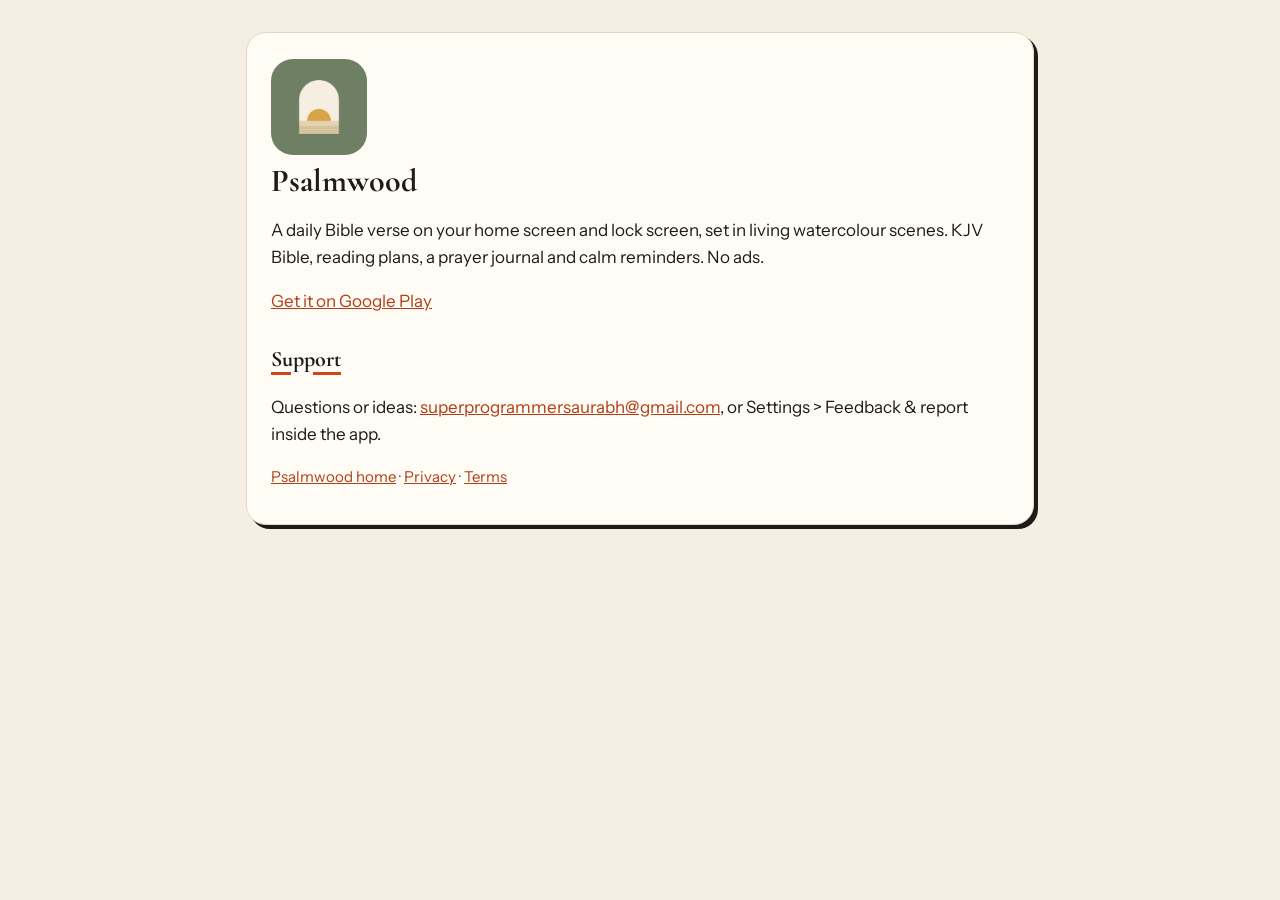
<file: index.html>
<!doctype html>
<html lang="en">
<head>
<title>Psalmwood: Bible Verse Widget</title>
<meta charset="utf-8">
<meta name="viewport" content="width=device-width,initial-scale=1">
<link rel="icon" href="favicon.png">
<link rel="preconnect" href="https://fonts.googleapis.com"><link href="https://fonts.googleapis.com/css2?family=Cormorant+Garamond:wght@600;700&family=Instrument+Sans:wght@400;500;700&display=swap" rel="stylesheet">
<link rel="stylesheet" href="style.css">
</head>
<body>
<div class="wrap">
<div class="card">
<img src="icon.png" alt="" width="96" height="96" style="border-radius:22px">
<h1>Psalmwood</h1>
<p>A daily Bible verse on your home screen and lock screen, set in living watercolour scenes. KJV Bible, reading
plans, a prayer journal and calm reminders. No ads.</p>
<p><a href="https://play.google.com/store/apps/details?id=com.saikaizen.psalmwood">Get it on Google Play</a></p>
<h2>Support</h2>
<p>Questions or ideas: <a href="mailto:superprogrammersaurabh@gmail.com">superprogrammersaurabh@gmail.com</a>, or
Settings &gt; Feedback &amp; report inside the app.</p>
<p class="small"><a href="index.html">Psalmwood home</a> · <a href="privacy.html">Privacy</a> · <a href="terms.html">Terms</a></p>
</div>
</div>
</body>
</html>
</file>
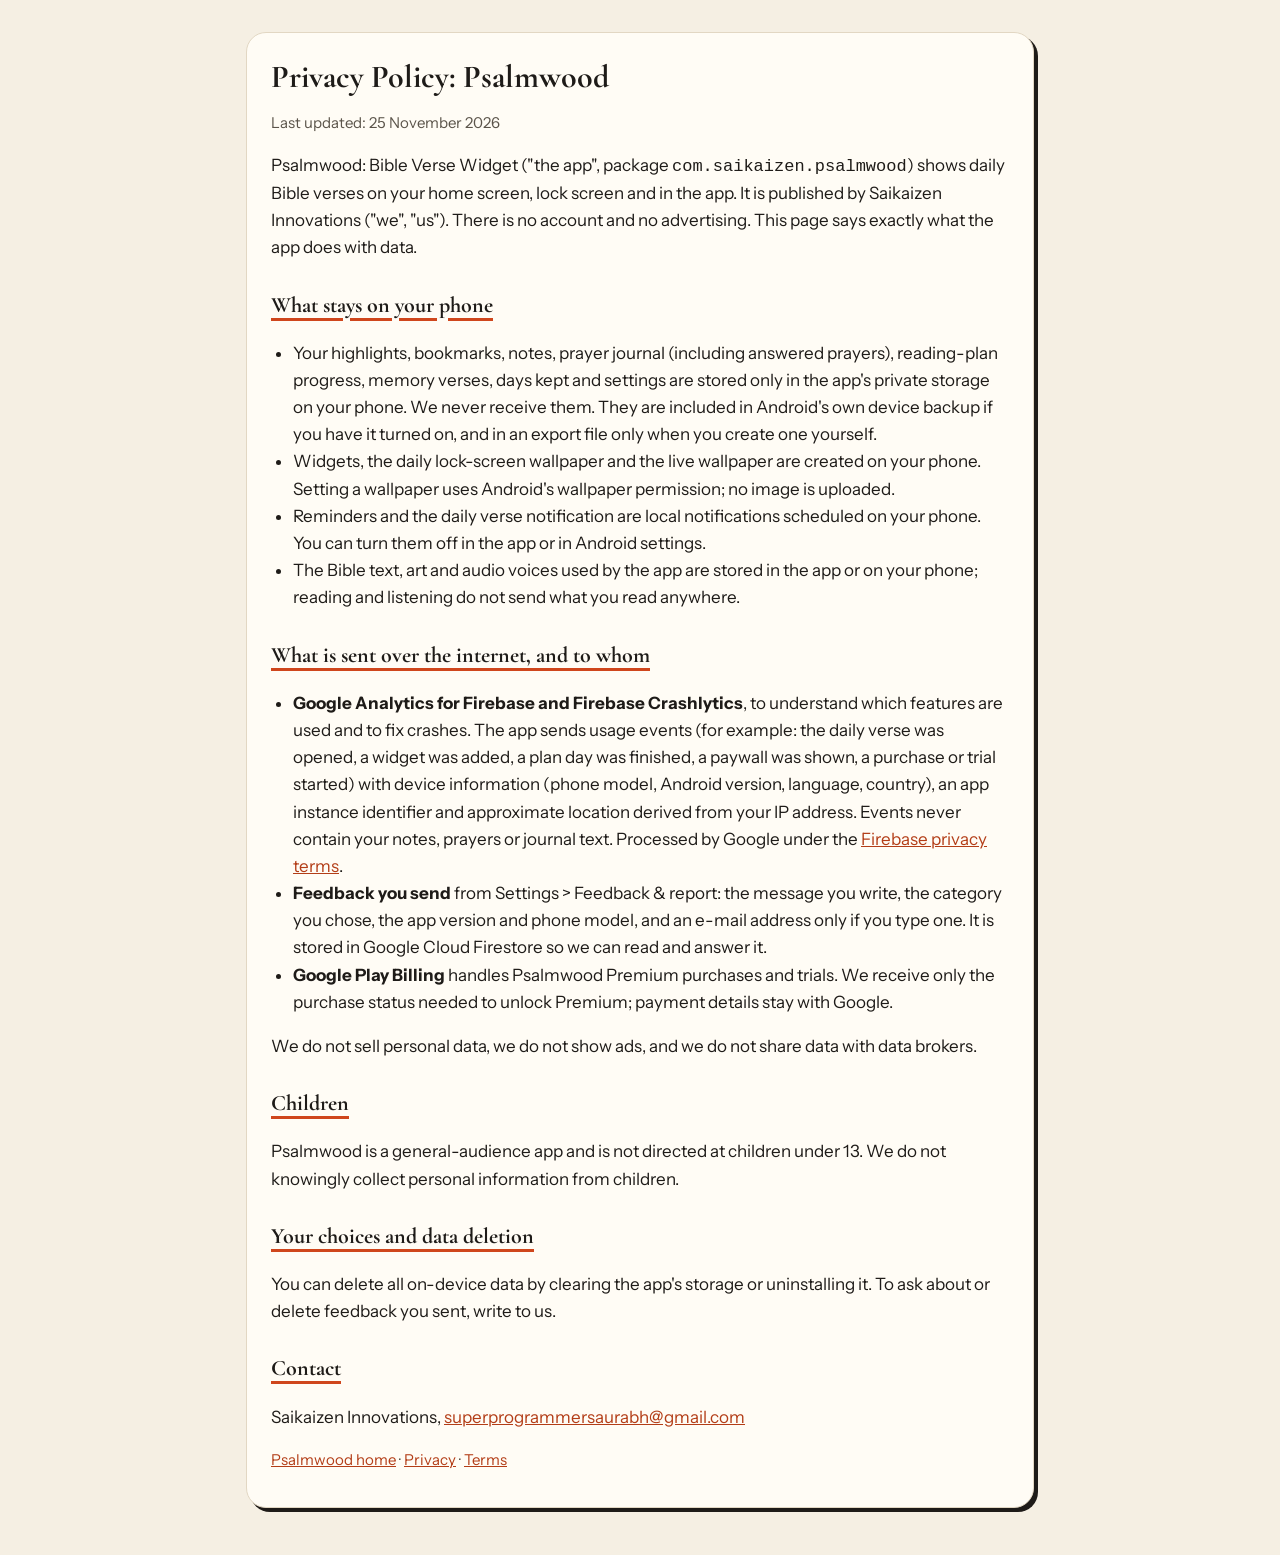
<file: privacy.html>
<!doctype html>
<html lang="en">
<head>
<title>Psalmwood Privacy Policy</title>
<meta charset="utf-8">
<meta name="viewport" content="width=device-width,initial-scale=1">
<link rel="icon" href="favicon.png">
<link rel="preconnect" href="https://fonts.googleapis.com"><link href="https://fonts.googleapis.com/css2?family=Cormorant+Garamond:wght@600;700&family=Instrument+Sans:wght@400;500;700&display=swap" rel="stylesheet">
<link rel="stylesheet" href="style.css">
</head>
<body>
<div class="wrap">
<div class="card">
<h1>Privacy Policy: Psalmwood</h1>
<p class="small">Last updated: 25 November 2026</p>
<p>Psalmwood: Bible Verse Widget ("the app", package <code>com.saikaizen.psalmwood</code>) shows daily Bible verses on
your home screen, lock screen and in the app. It is published by Saikaizen Innovations ("we", "us"). There is no
account and no advertising. This page says exactly what the app does with data.</p>

<h2>What stays on your phone</h2>
<ul>
<li>Your highlights, bookmarks, notes, prayer journal (including answered prayers), reading-plan progress, memory
verses, days kept and settings are stored only in the app's private storage on your phone. We never receive them.
They are included in Android's own device backup if you have it turned on, and in an export file only when you
create one yourself.</li>
<li>Widgets, the daily lock-screen wallpaper and the live wallpaper are created on your phone. Setting a wallpaper
uses Android's wallpaper permission; no image is uploaded.</li>
<li>Reminders and the daily verse notification are local notifications scheduled on your phone. You can turn them
off in the app or in Android settings.</li>
<li>The Bible text, art and audio voices used by the app are stored in the app or on your phone; reading and listening
do not send what you read anywhere.</li>
</ul>

<h2>What is sent over the internet, and to whom</h2>
<ul>
<li><b>Google Analytics for Firebase and Firebase Crashlytics</b>, to understand which features are used and to fix
crashes. The app sends usage events (for example: the daily verse was opened, a widget was added, a plan day was
finished, a paywall was shown, a purchase or trial started) with device information (phone model, Android version,
language, country), an app instance identifier and approximate location derived from your IP address. Events never
contain your notes, prayers or journal text. Processed by Google under the
<a href="https://firebase.google.com/support/privacy">Firebase privacy terms</a>.</li>
<li><b>Feedback you send</b> from Settings &gt; Feedback &amp; report: the message you write, the category you chose,
the app version and phone model, and an e-mail address only if you type one. It is stored in Google Cloud Firestore
so we can read and answer it.</li>
<li><b>Google Play Billing</b> handles Psalmwood Premium purchases and trials. We receive only the purchase status
needed to unlock Premium; payment details stay with Google.</li>
</ul>
<p>We do not sell personal data, we do not show ads, and we do not share data with data brokers.</p>

<h2>Children</h2>
<p>Psalmwood is a general-audience app and is not directed at children under 13. We do not knowingly collect
personal information from children.</p>

<h2 id="your-choices">Your choices and data deletion</h2>
<p>You can delete all on-device data by clearing the app's storage or uninstalling it. To ask about or delete feedback
you sent, write to us.</p>

<h2>Contact</h2>
<p>Saikaizen Innovations, <a href="mailto:superprogrammersaurabh@gmail.com">superprogrammersaurabh@gmail.com</a></p>
<p class="small"><a href="index.html">Psalmwood home</a> · <a href="privacy.html">Privacy</a> · <a href="terms.html">Terms</a></p>
</div>
</div>
</body>
</html>
</file>
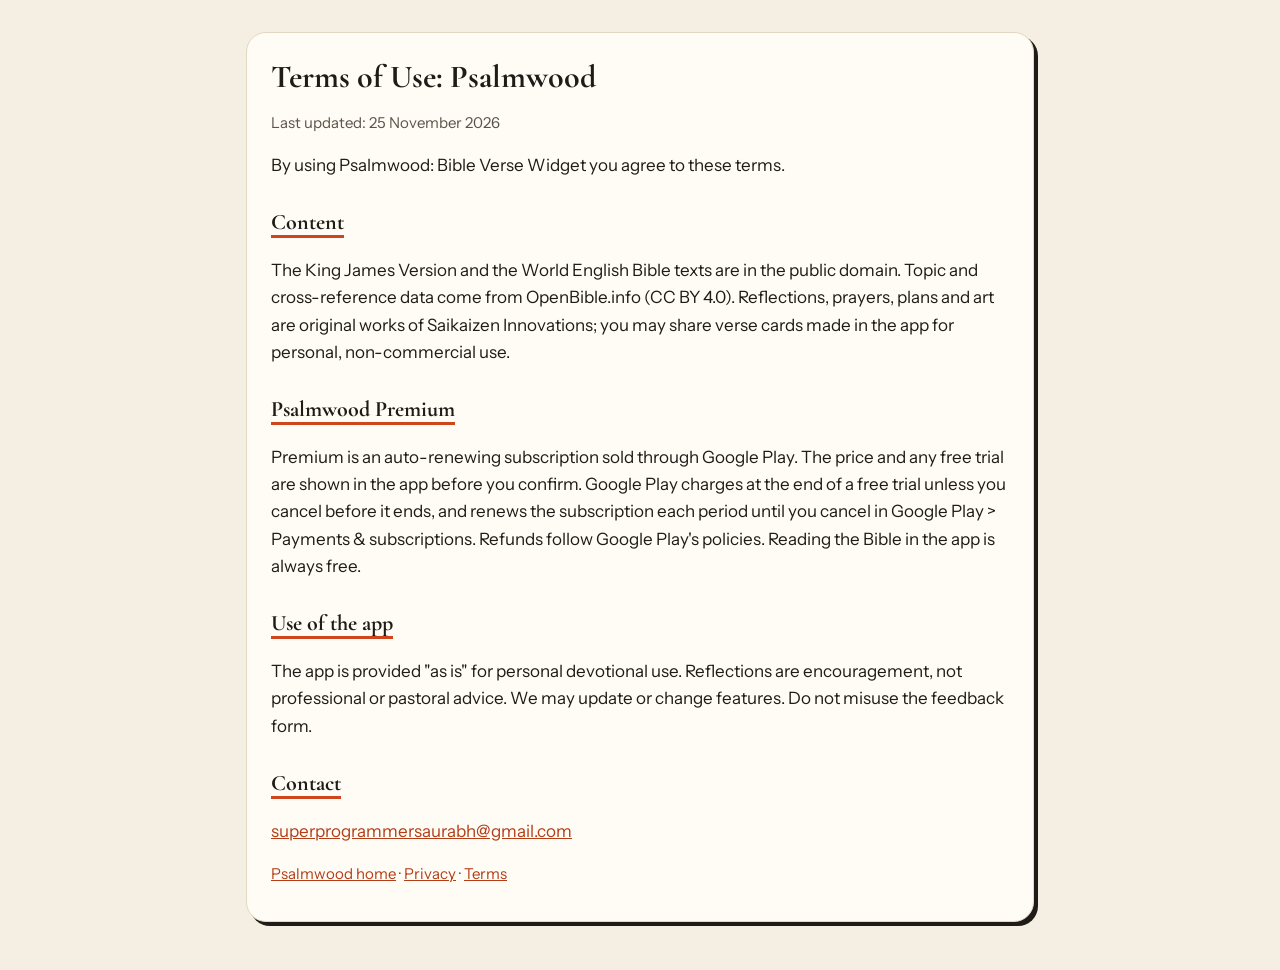
<file: terms.html>
<!doctype html>
<html lang="en">
<head>
<title>Psalmwood Terms of Use</title>
<meta charset="utf-8">
<meta name="viewport" content="width=device-width,initial-scale=1">
<link rel="icon" href="favicon.png">
<link rel="preconnect" href="https://fonts.googleapis.com"><link href="https://fonts.googleapis.com/css2?family=Cormorant+Garamond:wght@600;700&family=Instrument+Sans:wght@400;500;700&display=swap" rel="stylesheet">
<link rel="stylesheet" href="style.css">
</head>
<body>
<div class="wrap">
<div class="card">
<h1>Terms of Use: Psalmwood</h1>
<p class="small">Last updated: 25 November 2026</p>
<p>By using Psalmwood: Bible Verse Widget you agree to these terms.</p>
<h2>Content</h2>
<p>The King James Version and the World English Bible texts are in the public domain. Topic and cross-reference data
come from OpenBible.info (CC BY 4.0). Reflections, prayers, plans and art are original works of Saikaizen Innovations;
you may share verse cards made in the app for personal, non-commercial use.</p>
<h2>Psalmwood Premium</h2>
<p>Premium is an auto-renewing subscription sold through Google Play. The price and any free trial are shown in the
app before you confirm. Google Play charges at the end of a free trial unless you cancel before it ends, and renews
the subscription each period until you cancel in Google Play &gt; Payments &amp; subscriptions. Refunds follow
Google Play's policies. Reading the Bible in the app is always free.</p>
<h2>Use of the app</h2>
<p>The app is provided "as is" for personal devotional use. Reflections are encouragement, not professional or
pastoral advice. We may update or change features. Do not misuse the feedback form.</p>
<h2>Contact</h2>
<p><a href="mailto:superprogrammersaurabh@gmail.com">superprogrammersaurabh@gmail.com</a></p>
<p class="small"><a href="index.html">Psalmwood home</a> · <a href="privacy.html">Privacy</a> · <a href="terms.html">Terms</a></p>
</div>
</div>
</body>
</html>
</file>
<file: style.css>
:root{--paper:#F5EFE3;--deep:#EBE2D0;--card:#FFFCF5;--ink:#1E1B18;--soft:#5B544A;--rule:#E2D7C3;--accent:#CF461C;--accentDeep:#B33D17;--wash:#FBE2D6;--sage:#DDEBDD}
@media (prefers-color-scheme: dark){:root{--paper:#15130F;--deep:#221F1A;--card:#1F1C17;--ink:#F3ECDF;--soft:#C4BAAA;--rule:#37322B;--accentDeep:#FF8A5C;--wash:#3A2219;--sage:#1F2E23}}
*{box-sizing:border-box}
html,body{margin:0;background:var(--paper);color:var(--ink);font-family:"Instrument Sans",system-ui,-apple-system,"Segoe UI",Roboto,sans-serif;font-size:17px;line-height:1.6}
a{color:var(--accentDeep)}
.wrap{max-width:820px;margin:32px auto 48px;padding:0 16px}
.card{background:var(--card);border-radius:20px;padding:26px 24px 20px;border:1.5px solid var(--rule);box-shadow:4px 4px 0 var(--ink)}
.brand{display:flex;gap:18px;align-items:center;margin-bottom:8px}
.brand img{width:88px;height:88px;border-radius:22px;border:1.5px solid var(--ink)}
h1{margin:0;font-family:"Cormorant Garamond",Georgia,serif;font-weight:700;font-size:32px;line-height:1.15}
h2{font-family:"Cormorant Garamond",Georgia,serif;font-size:22px;margin:26px 0 4px;text-decoration:underline;text-decoration-color:var(--accent);text-decoration-thickness:3px;text-underline-offset:6px}
.hand{font-family:"Cormorant Garamond",cursive;font-size:24px;color:var(--accentDeep);margin:2px 0 0}
.small{color:var(--soft);font-size:15px}
.note{background:var(--wash);border-radius:12px;padding:10px 14px;font-weight:500}
.btns{display:flex;flex-wrap:wrap;gap:12px;margin:18px 0 6px}
.btn{display:inline-block;background:var(--accent);color:#fff;text-decoration:none;padding:9px 20px;border-radius:24px;font-weight:700;border:1.5px solid var(--ink);box-shadow:3px 3px 0 var(--ink)}
.btn.alt{background:var(--card);color:var(--ink)}
table{border-collapse:collapse;width:100%;font-size:15px}
td,th{text-align:left;padding:6px 8px;border-bottom:1px solid var(--rule);vertical-align:top}
ul{padding-left:22px}
</file>
